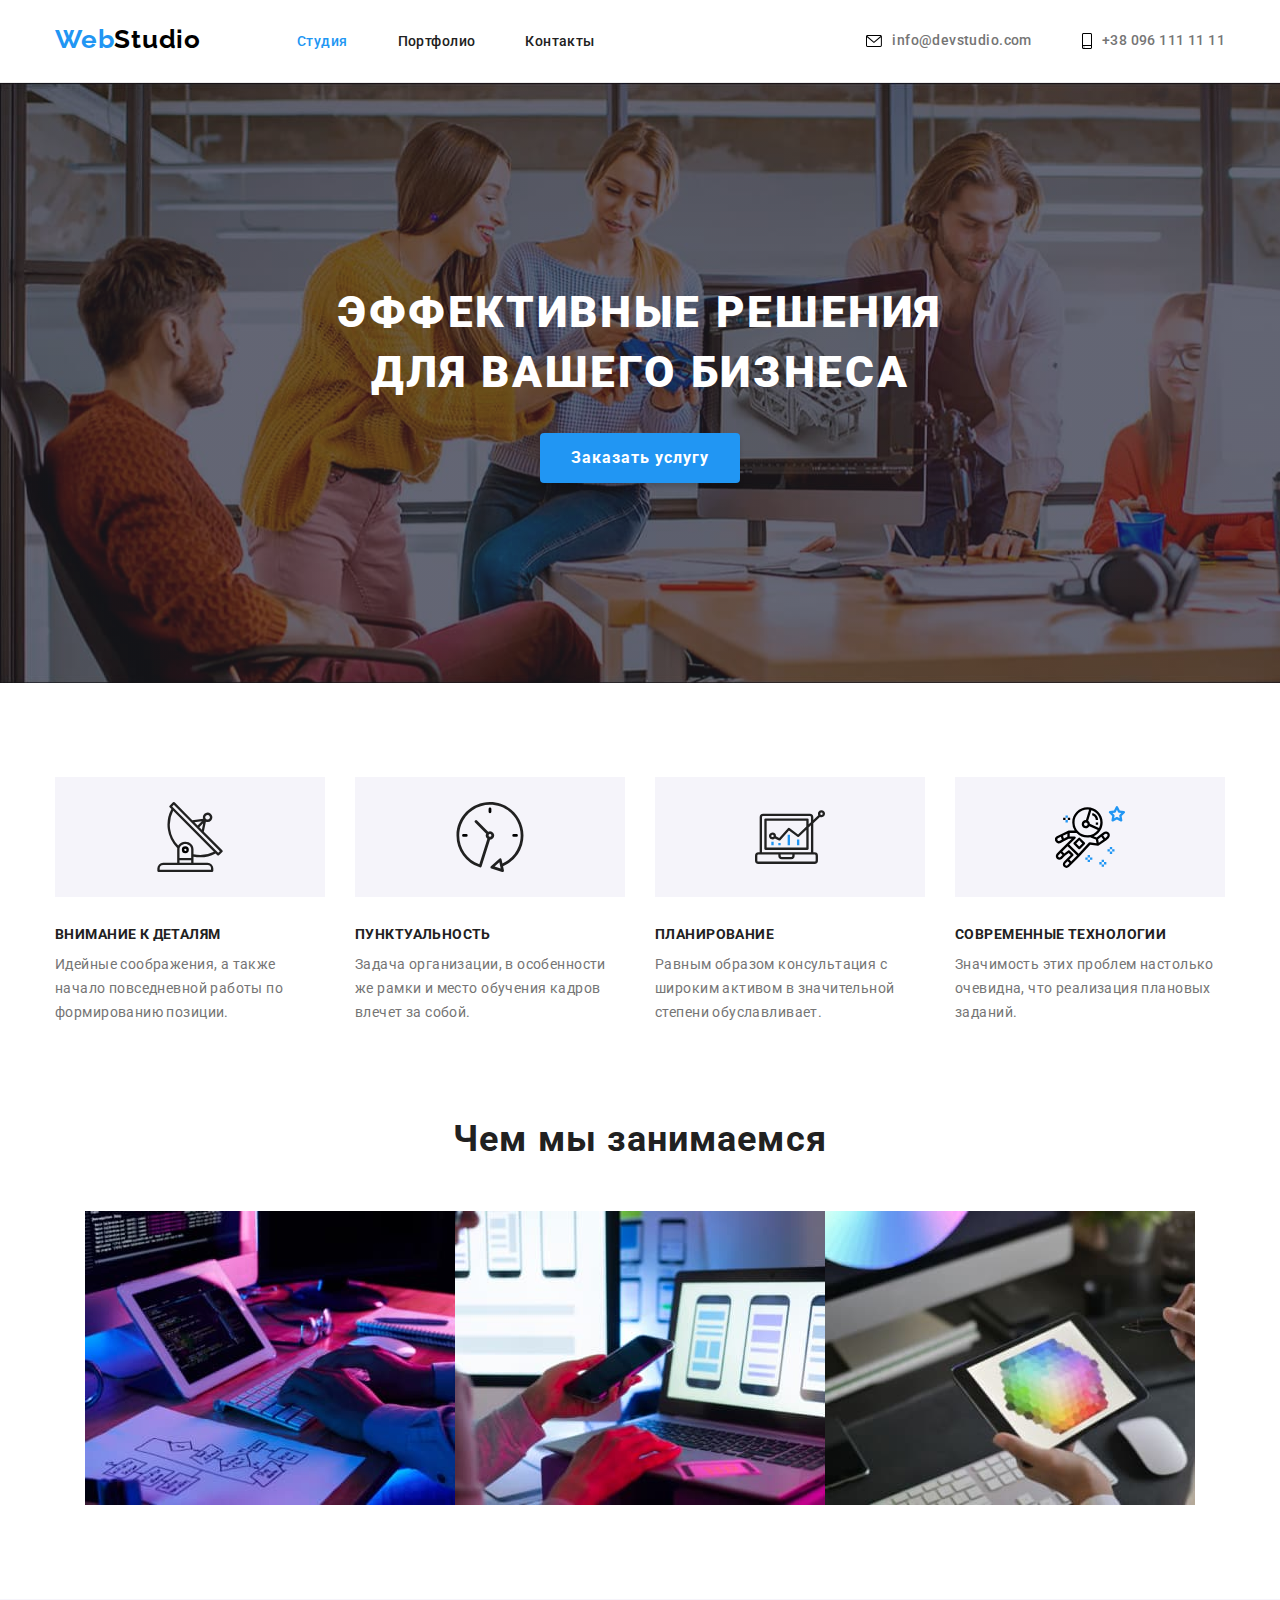
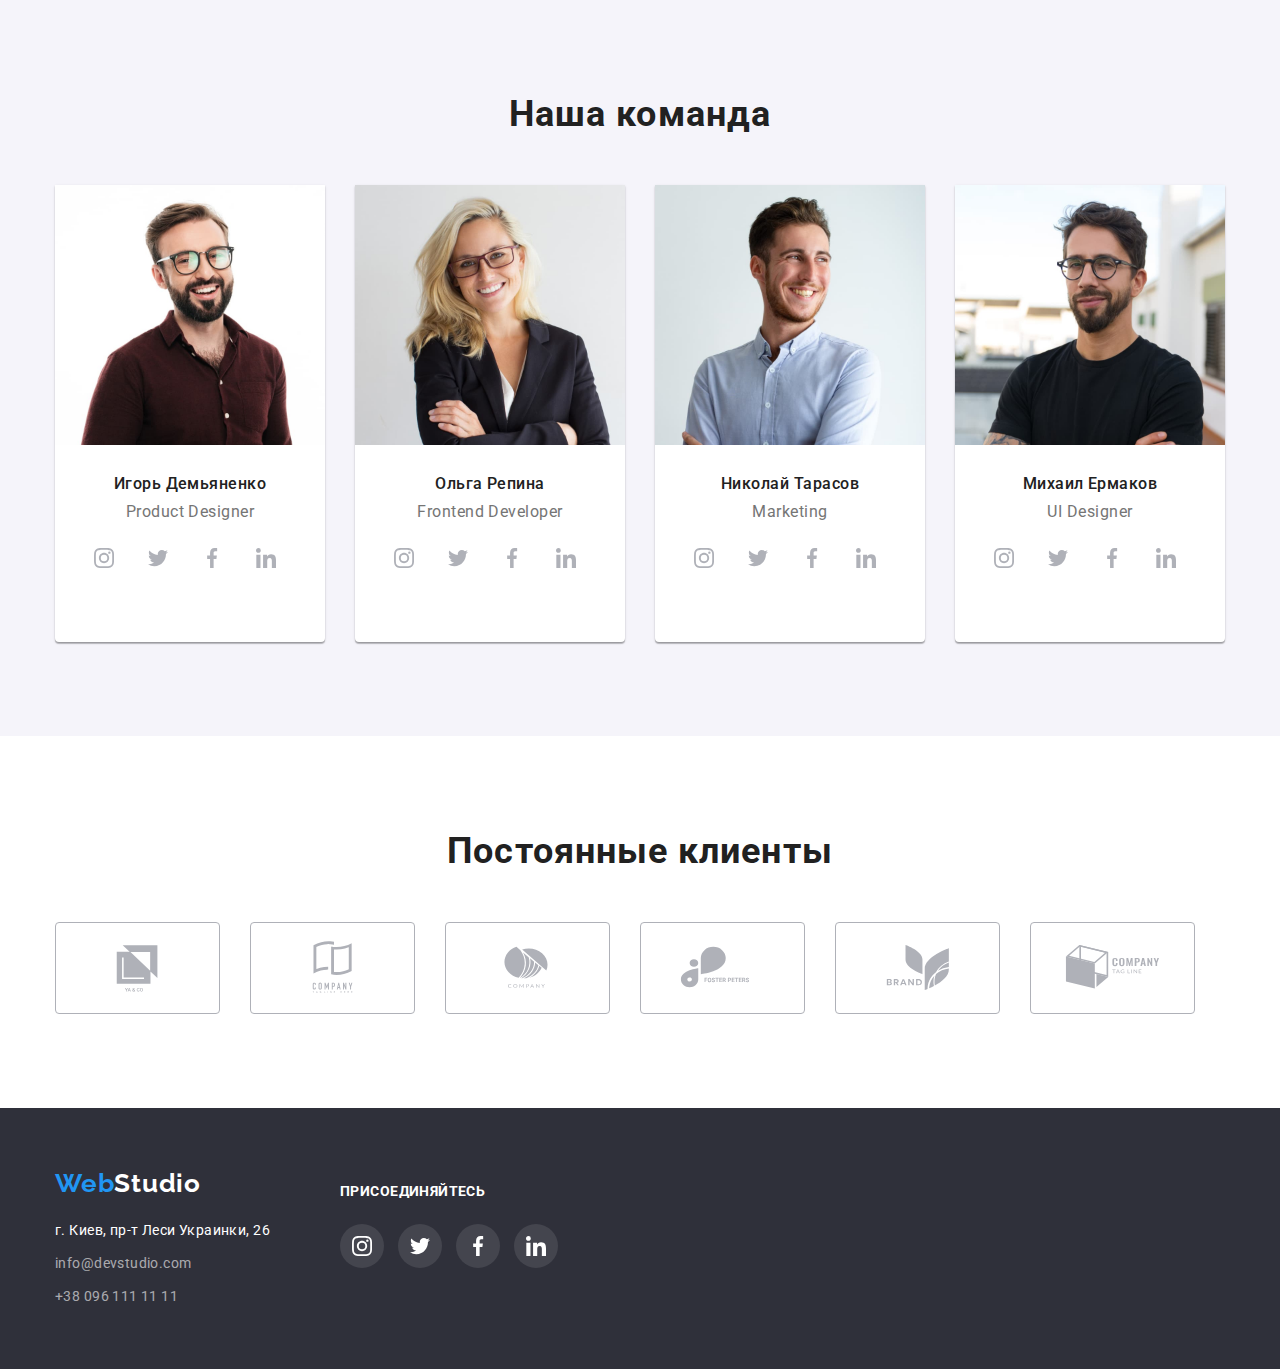
<file: index.html>
<!DOCTYPE html>
<html lang="ru">
<head>
    <meta charset="UTF-8">
    <meta http-equiv="X-UA-Compatible" content="IE=edge">
    <meta name="viewport" content="width=device-width, initial-scale=1.0">
    <link rel="stylesheet" href="https://cdnjs.cloudflare.com/ajax/libs/modern-normalize/1.0.0/modern-normalize.min.css">
    <link rel="preconnect" href="https://fonts.googleapis.com">
    <link rel="preconnect" href="https://fonts.gstatic.com" crossorigin>
    <link href="https://fonts.googleapis.com/css2?family=Raleway:wght@700&family=Roboto:wght@400;500;700;900&display=swap" rel="stylesheet">
    <link rel="stylesheet" href="styles/styles.css">
    <title>WebStudio</title>
</head>

<body >
    <header>
        <div class="container">
            <nav>
                <!--Logo-->
                <a href="WebStudio"><span>Web</span>Studio</a>
                <!--Nav-->
                <ul class="menu">
                    <li class="menu1">
                        <a href="index.html" target="_blank" class="studio current">Студия</a>
                    </li>
                    <li class="menu2">
                        <a href="portfolio.html" target="_blank" class="portfolio">Портфолио</a>
                    </li>
                    <li class="menu3">
                        <a href="/Контакты" target="_blank" class="contacts">Контакты</a>
                    </li>
                </ul> 
                <!--Contacts-->
                <ul class="contact-us">
                    <li>
                        <a href="mailto:info@devstudio.com" class="mail-h envelope"><svg width="16" height="12"><use href="./images/icons.svg#envelope"></use></svg>info@devstudio.com</a>
                    </li>
                    <li>
                        <a href="tel:+380961111111" class="tel-h smartphone"><svg width="10" height="16"><use href="./images/icons.svg#smartphone"></use></svg>+38 096 111 11 11</a>
                    </li>
                </ul>
            </nav>
        </div>
    </header>

    <main>
        <section class="hat">
            <div class="container">
                <!--Head-->
            <h1 class="head">Эффективные решения для вашего бизнеса</h1>
            <!--Button-->
            <button type="button" class="order text-order">Заказать услугу</button>
            </div>  
        </section>

        <section class="softskills">
            <div class="container">
                <!--Features-->
            <h2 class="title-softskills">Softskills</h2>
            <ul class="feature">
                <li class="feature1">
                    <div class="feature-view"><svg width="70" height="70"><use href="./images/icons.svg#antenna"></use></svg></div>
                    <h3 class="skills">Внимание к деталям</h3>
                    <p class="prg">Идейные соображения, а также начало повседневной работы по формированию позиции.</p>
                </li>
                <li class="feature2">
                    <div class="feature-view"><svg width="70" height="70"><use href="./images/icons.svg#clock"></use></svg></div>
                    <h3 class="skills">Пунктуальность</h3>
                    <p class="prg">Задача организации, в особенности же рамки и место обучения кадров влечет за собой.</p>
                </li>
                <li class="feature3">
                    <div class="feature-view"><svg width="70" height="70"><use href="./images/icons.svg#diagram"></use></svg></div>
                    <h3 class="skills">Планирование</h3>
                    <p class="prg">Равным образом консультация с широким активом в значительной степени обуславливает.</p>
                </li>
                <li class="feature4">
                    <div class="feature-view"><svg width="70" height="70"><use href="./images/icons.svg#astronaut"></use></svg></div>
                    <h3 class="skills">Современные технологии</h3>
                    <p class="prg">Значимость этих проблем настолько очевидна, что реализация плановых заданий.</p>
                </li>
            </ul>
            </div>
        </section>
    
        <section class="presentation">
            <div class="container">
                <h2 class="whatdo">Чем мы занимаемся</h2>
            <ul class="box-img">
                <li class="box1"><img src="./images/box1.jpg" alt="box1" width="370" height="294"></li>
                <li class="box2"><img src="./images/box2.jpg" alt="box2" width="370" height="294"></li>
                <li class="box3"><img src="./images/box3.jpg" alt="box3" width="370" height="294"></li>
            </ul>  
            </div>
        </section>
        
        <!--Team-->
        <section class="section-team">
            <div class="container">
            <h2 class="ourteam">Наша команда</h2>
            <ul class="team">
                <li class="people1">
                    <img src="./images/img1.jpg" alt="team1" width="270" height="260">
                    <h3 class="developer">Игорь Демьяненко</h3>
                    <p class="sub-d">Product Designer</p>  
                    <ul class="links">
                        <li class="social-links"><a href="#"><svg width="20" height="20"><use href="./images/icons.svg#instagram"></use></svg></a></li>
                        <li class="social-links"><a href="#"><svg width="20" height="20"><use href="./images/icons.svg#twitter"></use></svg></a></li>
                        <li class="social-links"><a href="#"><svg width="20" height="20"><use href="./images/icons.svg#facebook"></use></svg></a></li>
                        <li class="social-links"><a href="#"><svg width="20" height="20"><use href="./images/icons.svg#linkedin"></use></svg></a></li>
                    </ul> 
                </li>
                <li class="people2">
                    <img src="./images/img2.jpg" alt="team2" width="270" height="260">
                    <h3 class="developer">Ольга Репина</h3>
                    <p class="sub-d">Frontend Developer</p>
                    <ul class="links">
                        <li class="social-links"><a href="#"><svg width="20" height="20"><use href="./images/icons.svg#instagram"></use></svg></a></li>
                        <li class="social-links"><a href="#"><svg width="20" height="20"><use href="./images/icons.svg#twitter"></use></svg></a></li>
                        <li class="social-links"><a href="#"><svg width="20" height="20"><use href="./images/icons.svg#facebook"></use></svg></a></li>
                        <li class="social-links"><a href="#"><svg width="20" height="20"><use href="./images/icons.svg#linkedin"></use></svg></a></li>
                    </ul>
                </li>
                <li class="people3">
                    <img src="./images/img3.jpg" alt="team3" width="270" height="260">
                    <h3 class="developer">Николай Тарасов</h3>
                    <p class="sub-d">Marketing</p>
                    <ul class="links">
                        <li class="social-links"><a href="#"><svg width="20" height="20"><use href="./images/icons.svg#instagram"></use></svg></a></li>
                        <li class="social-links"><a href="#"><svg width="20" height="20"><use href="./images/icons.svg#twitter"></use></svg></a></li>
                        <li class="social-links"><a href="#"><svg width="20" height="20"><use href="./images/icons.svg#facebook"></use></svg></a></li>
                        <li class="social-links"><a href="#"><svg width="20" height="20"><use href="./images/icons.svg#linkedin"></use></svg></a></li>
                    </ul>
                </li>
                <li class="people4">
                    <img src="./images/img4.jpg" alt="team4" width="270" height="260">
                    <h3 class="developer">Михаил Ермаков</h3>
                    <p class="sub-d">UI Designer</p>
                    <ul class="links">
                        <li class="social-links"><a href="#"><svg width="20" height="20"><use href="./images/icons.svg#instagram"></use></svg></a></li>
                        <li class="social-links"><a href="#"><svg width="20" height="20"><use href="./images/icons.svg#twitter"></use></svg></a></li>
                        <li class="social-links"><a href="#"><svg width="20" height="20"><use href="./images/icons.svg#facebook"></use></svg></a></li>
                        <li class="social-links"><a href="#"><svg width="20" height="20"><use href="./images/icons.svg#linkedin"></use></svg></a></li>
                    </ul>
                </li>
            </ul>  
            </div>
        </section>

        <section class="clients">
            <div class="container">
                <h2 class="clients-title">Постоянные клиенты</h2>
                <ul class="brends">
                    <li class="brend"><svg width="106" height="60"><use href="./images/icons.svg#Logo1"></use></svg></li>
                    <li class="brend"><svg width="106" height="60"><use href="./images/icons.svg#Logo2"></use></svg></li>
                    <li class="brend"><svg width="106" height="60"><use href="./images/icons.svg#Logo3"></use></svg></li>
                    <li class="brend"><svg width="106" height="60"><use href="./images/icons.svg#Logo4"></use></svg></li>
                    <li class="brend"><svg width="106" height="60"><use href="./images/icons.svg#Logo5"></use></svg></li>
                    <li class="brend"><svg width="106" height="60"><use href="./images/icons.svg#Logo6"></use></svg></li>
                </ul>
                </div>
        </section>
    </main>

    <footer>
        <div class="container-f">
            <div class="address">
                <a href="WebStudio"><span>Web</span>Studio</a>
                <!--Address-->
                <address>
                    <ul>
                        <li class="location"><a href="#">г. Киев, пр-т Леси Украинки, 26</a></li>
                        <li class="mail-f"><a href="mailto:info@devstudio.com">info@devstudio.com</a></li>
                        <li class="tel-f"><a href="tel:+380961111111">+38 096 111 11 11</a></li>
                    </ul>
                </address>
            </div>
            <div class="join-us">
                <p class="join">Присоединяйтесь</p>
                <ul>
                    <li class="social-links-f"><svg width="20" height="20"><use href="./images/icons.svg#instagram"></use></svg></li>
                    <li class="social-links-f"><svg width="20" height="20"><use href="./images/icons.svg#twitter"></use></svg></li>
                    <li class="social-links-f"><svg width="20" height="20"><use href="./images/icons.svg#facebook"></use></svg></li>
                    <li class="social-links-f"><svg width="20" height="20"><use href="./images/icons.svg#linkedin"></use></svg></li>
                </ul> 
            </div>
        </div>
    </footer>
</body>

</html>
</file>
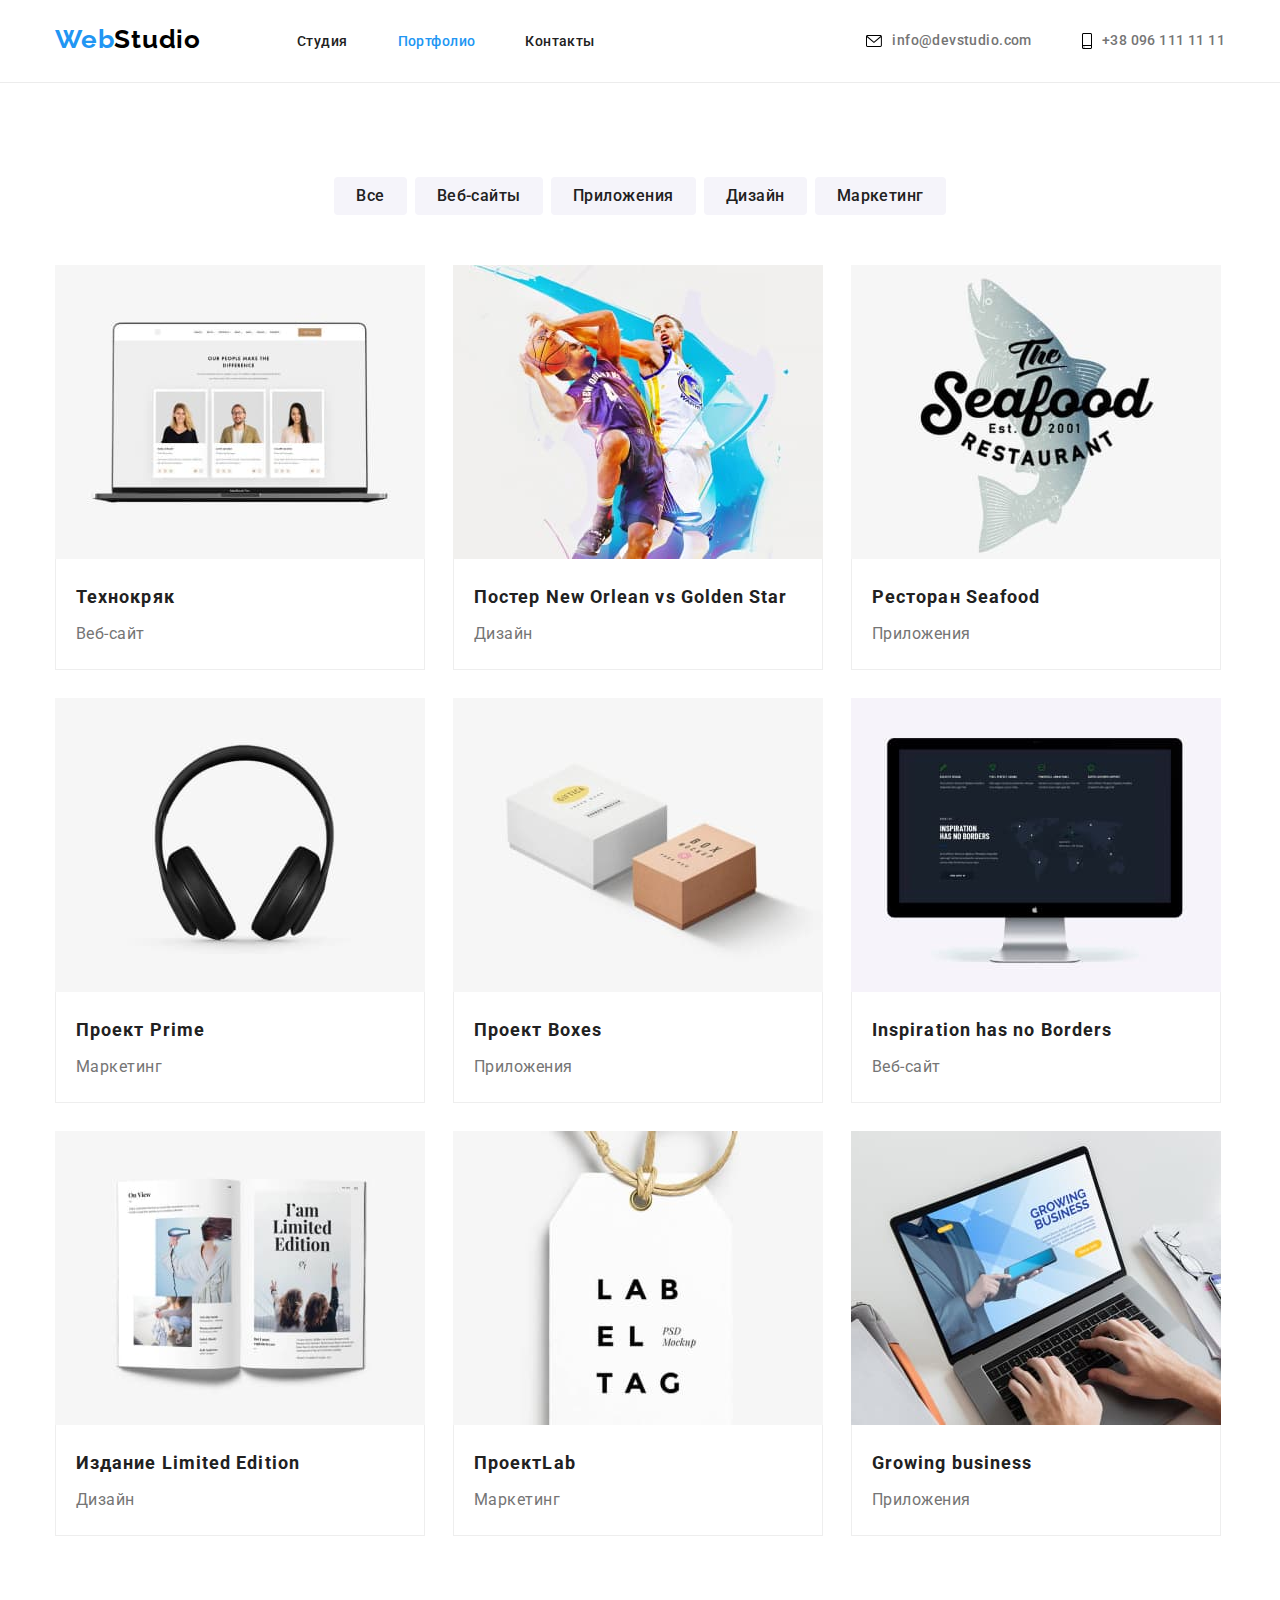
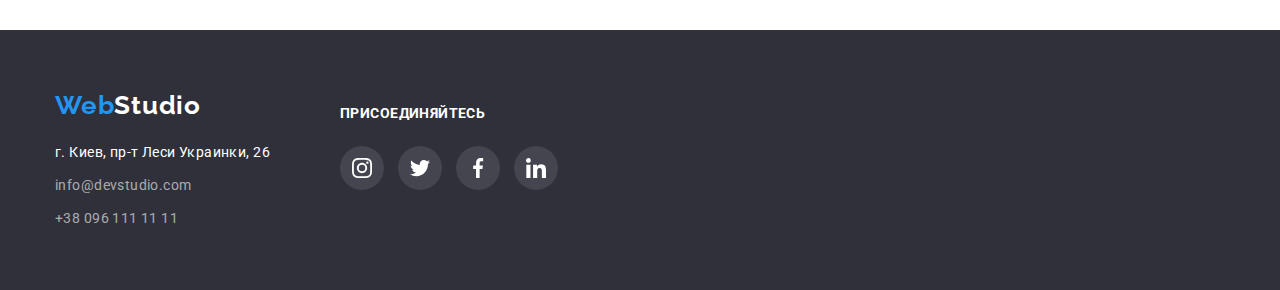
<file: portfolio.html>
<!DOCTYPE html>
<html lang="ru">
<head>
    <meta charset="UTF-8">
    <meta http-equiv="X-UA-Compatible" content="IE=edge">
    <meta name="viewport" content="width=device-width, initial-scale=1.0">
    <link rel="stylesheet" href="https://cdnjs.cloudflare.com/ajax/libs/modern-normalize/1.0.0/modern-normalize.min.css">
    <link rel="preconnect" href="https://fonts.googleapis.com">
    <link rel="preconnect" href="https://fonts.gstatic.com" crossorigin>
    <link href="https://fonts.googleapis.com/css2?family=Raleway:wght@700&family=Roboto:wght@400;500;700;900&display=swap" rel="stylesheet">
    <link rel="stylesheet" href="styles/styles.css">
    <title>Portfolio</title>
</head>

<body>
    <header>
        <div class="container">
            <nav>
                <!--Logo-->
                <a href="WebStudio"><span>Web</span>Studio</a>
                <!--Nav-->
                <ul class="menu">
                    <li class="menu1">
                        <a href="index.html" target="_blank" class="studio">Студия</a>
                    </li>
                    <li class="menu2">
                        <a href="portfolio.html" target="_blank" class="portfolio current">Портфолио</a>
                    </li>
                    <li class="menu3">
                        <a href="/Контакты" target="_blank" class="contacts">Контакты</a>
                    </li>
                </ul> 
                <!--Contacts-->
                <ul class="contact-us">
                    <li>
                        <a href="mailto:info@devstudio.com" class="mail-h envelope"><svg width="16" height="12"><use href="./images/icons.svg#envelope"></use></svg>info@devstudio.com</a>
                    </li>
                    <li>
                        <a href="tel:+380961111111" class="tel-h smartphone"><svg width="10" height="16"><use href="./images/icons.svg#smartphone"></use></svg>+38 096 111 11 11</a>
                    </li>
                </ul>
            </nav>
        </div>
    </header>

    <main>
        <section class="main-portfolio">
            <div class="container">
                <h1 class="projects-title">Projects</h1>
            <ul class="buttons">
                <li class="filter1"><button type="button" class="filter">Все</button></li>
                <li class="filter2"><button type="button" class="filter">Веб-сайты</button></li>
                <li class="filter3"><button type="button" class="filter">Приложения</button></li>
                <li class="filter4"><button type="button" class="filter">Дизайн</button></li>
                <li class="filter5"><button type="button" class="filter">Маркетинг</button></li>
            </ul>

            <ul class="projects">
                <li class="box-prj project1">
                    <img src="./images/technocrack.jpg" alt="technocrack" width="370" height="294">
                    <div class="box-name">
                        <h2 class="name-develop">Технокряк</h2>
                        <p class="sub-name">Веб-сайт</p>
                    </div> 
                </li>
                <li class="box-prj project2">
                    <img src="./images/poster.jpg" alt="poster" width="370" height="294">
                    <div class="box-name">
                        <h2 class="name-develop">Постер New Orlean vs Golden Star</h2>
                        <p class="sub-name">Дизайн</p>
                    </div>
                </li>
                <li class="box-prj project3">
                    <img src="./images/seafood.jpg" alt="seafood" width="370" height="294">
                    <div class="box-name">
                        <h2 class="name-develop">Ресторан Seafood</h2>
                        <p class="sub-name">Приложения</p>
                    </div>
                </li>
                <li class="box-prj project4">
                    <img src="./images/projectprime.jpg" alt="projectprime" width="370" height="294">
                    <div class="box-name">
                        <h2 class="name-develop">Проект Prime</h2>
                        <p class="sub-name">Маркетинг</p>
                    </div>
                </li>
                <li class="box-prj project5">
                    <img src="./images/projectboxes.jpg" alt="projectboxes" width="370" height="294">
                    <div class="box-name">
                        <h2 class="name-develop">Проект Boxes</h2>
                        <p class="sub-name">Приложения</p>
                    </div>
                </li>
                <li class="box-prj project6">
                    <img src="./images/inspirationhasnoborders.jpg" alt="inspirationhasnoborders" width="370" height="294">
                    <div class="box-name">
                        <h2 class="name-develop">Inspiration has no Borders</h2>
                        <p class="sub-name">Веб-сайт</p>
                    </div>
                </li>
                <li class="box-prj project7">
                    <img src="./images/limitededition.jpg" alt="limitededition" width="370" height="294">
                    <div class="box-name">
                        <h2 class="name-develop">Издание Limited Edition</h2>
                        <p class="sub-name">Дизайн</p>
                    </div>
                </li>
                <li class="box-prj project8">
                    <img src="./images/projectlab.jpg" alt="projectlab" width="370" height="294">
                    <div class="box-name">
                        <h2 class="name-develop">ПроектLab</h2>
                        <p class="sub-name">Маркетинг</p>
                    </div>
                </li>
                <li class="box-prj project9">
                    <img src="./images/growingbusiness.jpg" alt="growingbusiness" width="370" height="294">
                    <div class="box-name">
                        <h2 class="name-develop">Growing business</h2>
                        <p class="sub-name">Приложения</p>
                    </div>
                </li>
            </ul>
            </div>
        </section>
        
    </main>

    <footer>
        <div class="container-f">
            <div class="address">
                <a href="WebStudio"><span>Web</span>Studio</a>
                <!--Address-->
                <address>
                    <ul>
                        <li class="location"><a href="#">г. Киев, пр-т Леси Украинки, 26</a></li>
                        <li class="mail-f"><a href="mailto:info@devstudio.com">info@devstudio.com</a></li>
                        <li class="tel-f"><a href="tel:+380961111111">+38 096 111 11 11</a></li>
                    </ul>
                </address>
            </div>
            <div class="join-us">
                <p class="join">Присоединяйтесь</p>
                <ul>
                    <li class="social-links-f"><svg width="20" height="20"><use href="./images/icons.svg#instagram"></use></svg></li>
                    <li class="social-links-f"><svg width="20" height="20"><use href="./images/icons.svg#twitter"></use></svg></li>
                    <li class="social-links-f"><svg width="20" height="20"><use href="./images/icons.svg#facebook"></use></svg></li>
                    <li class="social-links-f"><svg width="20" height="20"><use href="./images/icons.svg#linkedin"></use></svg></li>
                </ul> 
            </div>
        </div>
    </footer>
</body>

</html>
</file>
<file: styles/styles.css>
:root {
  --primary-background: #fff;
  --second-background: #f5f4fa;
  --dark-background: #2f303a;
  --accent-color: #2196f3;
  --contact-color: rgba(255, 255, 255, 0.6);
  --main-color: #757575;
  --title-color: #212121;
  --shadow-color: #eeeeee;
  --order-hover: #188ce8;
  --logo-second-half: #000000;
  --border: #ececec;
  --icons: #afb1b8;
}

body {
  font-family: "Roboto", sans-serif;
  background: var(--primary-background);
}

.container {
  width: 100%;
  width: 1200px;
  margin: 0 auto;
  padding: 0 15px;
}

h1, h2, h3, h4, h5, h6, p {
  margin: 0;
}

ul, li {
  margin: 0;
  padding-left: 0;
  list-style-type: none;
}

a {
  text-decoration: none;
  color: inherit;
}

img {
  display: block;
  max-width: 100%;
  height: auto;
}

header {
  display: flex;
  border-bottom: 1px solid var(--border);
}

/*WebStudio*/
nav > a {
  font-family: "Raleway";
  font-weight: 700;
  font-size: 26px;
  line-height: 1.19;
  letter-spacing: 0.03em;
  color: var(--logo-second-half);
  padding-top: 24px;
  padding-bottom: 24px;
}

nav > a > span {
  letter-spacing: 0.03em;
  color: var(--accent-color);
}

nav {
  display: flex;
  justify-content: flex-start;
}

.menu {
  display: flex;
  margin-left: 96px;
  margin-top: 32px;
  margin-bottom: 32px;
}

.menu1,
.menu2 {
  margin-right: 50px;
}

.studio,
.portfolio,
.contacts {
  padding-top: 32px;
  padding-bottom: 32px;
}

.studio,
.portfolio,
.contacts {
  font-weight: 500;
  font-size: 14px;
  line-height: 1.14;
  letter-spacing: 0.03em;
  color: var(--title-color);
}

.current {
  color: var(--accent-color);
}

.studio:active,
.portfolio:active,
.contacts:active {
  color: var(--accent-color);
}

.contacts:hover,
.studio:hover,
.portfolio:hover {
  color: var(--accent-color);
}

.contacts:current,
.studio:current,
.portfolio:current {
  color: var(--accent-color);
}

.contact-us {
  display: flex;
  align-items: center;
  margin-left: auto;
}

.envelope, .smartphone {
  display: flex;
  align-items: center;
}

nav > ul > li > a > svg {
  margin-right: 10px;
}

.mail-h {
  margin-right: 50px;
}

.mail-h,
.tel-h {
  font-weight: 500;
  font-size: 14px;
  line-height: 1.14;
  letter-spacing: 0.03em;
  color: var(--main-color);
}

.mail-h:hover,
.tel-h:hover,
.mail-h:active,
.tel-h:active,
.envelope:hover,
.smartphone:hover {
  color: var(--accent-color);
  fill: var(--accent-color);
}

/*Main-webstudio*/

.hat {
  background-color: var(--dark-background);
  padding: 200px 0;
  text-align: center;
  background-image: linear-gradient(rgba(47, 48, 58, 0.4), rgba(47, 48, 58, 0.4)), url(../images/backgroundhero.jpg);
  max-width: 1600px;
  margin: 0 auto;
  
}

.head {
  font-weight: 900;
  font-size: 44px;
  line-height: 1.36;
  text-align: center;
  letter-spacing: 0.06em;
  text-transform: uppercase;
  color: var(--primary-background);
  width: 696px;
  margin: auto;
}

.order {
  width: 200px;
  height: 50px;
  cursor: pointer;
  background: var(--accent-color);
  box-shadow: 0px 4px 4px rgba(0, 0, 0, 0.15);
  border-radius: 4px;
  border: none;
  margin-top: 30px;
}

.order:hover {
  background: var(--order-hover);
}

.text-order {
  font-weight: 700;
  font-size: 16px;
  line-height: 1.8;

  letter-spacing: 0.06em;
  color: var(--primary-background);
}

.softskills {
  padding-top: 94px;
  padding-bottom: 94px;
}

.title-softskills {
  display: none;
}

.feature {
  display: flex;
}

.feature-view {
  display: flex;
  align-items: center;
  justify-content: center;
  width: 270px;
  height: 120px;
  background-color: var(--second-background);
  margin-bottom: 30px;
}

.feature1,
.feature2,
.feature3 {
  margin-right: 30px;
}

.feature4 {
  margin-right: 0 auto;
}

.skills {
  font-weight: 700;
  font-size: 14px;
  line-height: 1.14;
  letter-spacing: 0.03em;
  text-transform: uppercase;
  color: var(--title-color);
  margin-bottom: 10px;
}

.prg {
  font-size: 14px;
  line-height: 1.7;
  letter-spacing: 0.03em;
  color: var(--main-color);
}

.presentation {
  padding-bottom: 94px;
}

.whatdo {
  font-weight: 700;
  font-size: 36px;
  line-height: 1.17;
  text-align: center;
  letter-spacing: 0.03em;
  color: var(--title-color);
  margin-bottom: 50px;
}

.box-img {
  display: flex;
  justify-content: center;
}

.box1,
.box2 {
  flex-basis: calc((100%-60px) / 3);
}

.section-team {
  background: var(--second-background);
  padding-top: 94px;
  padding-bottom: 94px;
}

.ourteam {
  font-weight: 700;
  font-size: 36px;
  line-height: 1.17;
  text-align: center;
  letter-spacing: 0.03em;
  color: var(--title-color);
  margin-bottom: 50px;
}

.team {
  display: flex;
  justify-content: space-between;
}

.people1,
.people2,
.people3,
.people4 {
  background: var(--primary-background);
  border-radius: 0px 0px 4px 4px;
  box-shadow: 0px 1px 3px rgba(0, 0, 0, 0.12), 0px 1px 1px rgba(0, 0, 0, 0.14),
    0px 2px 1px rgba(0, 0, 0, 0.2);
}

.developer {
  font-weight: 500;
  font-size: 16px;
  line-height: 1.18;
  text-align: center;
  letter-spacing: 0.03em;
  color: var(--title-color);
  margin-top: 30px;
}

.sub-d {
  font-size: 16px;
  line-height: 1.18;
  text-align: center;
  letter-spacing: 0.03em;
  color: var(--main-color);
  margin-top: 10px;
  margin-bottom: 16px;
}

.links {
  display: flex;
  justify-content: center;
  margin-bottom: 30px;
}

.social-links {
  display: inline-flex;
  justify-content: center;
  align-items: center;
  margin-bottom: 30px;
  width: 44px;
  height: 44px;
  border-radius: 50%;
  fill: var(--icons);
  margin-right: 10px;
}

.social-links:hover,
.social-links:focus,
.social-links:active {
  background-color: var(--accent-color);
  fill: var(--primary-background);
}

.clients {
  padding-top: 94px;
  padding-bottom: 94px;
}

.clients-title {
  font-weight: 700;
  font-size: 36px;
  line-height: 1.17;
  text-align: center;
  letter-spacing: 0.03em;
  color: var(--title-color);
  margin-bottom: 50px;
}

.brends {
  display: flex;
  justify-content: center;
}

.brend {
  display: inline-flex;
  justify-content: center;
  align-items: center;
  width: 170px;
  height: 92px;
  border-radius: 4px;
  border: 1px solid var(--icons);
  fill: var(--icons);
  margin-right: 30px;
}

.brend:hover,
.brend:focus,
.brend:active {
  border: 1px solid var(--accent-color);
  fill: var(--accent-color);
}

/*Main-portfolio*/

.main-portfolio {
  padding-top: 94px;
  padding-bottom: 94px;
}

.projects-title {
  display: none;
}

.buttons {
  display: flex;
  justify-content: center;
  margin-bottom: 50px;
}

.filter1,
.filter2,
.filter3,
.filter4 {
  padding-right: 8px;
}

.filter {
  cursor: pointer;
  font-weight: 500;
  font-size: 16px;
  line-height: 1.6;
  text-align: center;
  letter-spacing: 0.03em;
  color: var(--title-color);
  background: var(--second-background);
  border-radius: 4px;
  border: none;
  padding-top: 6px;
  padding-bottom: 6px;
  padding-left: 22px;
  padding-right: 22px;
}

.filter:active,
.filter:hover,
.filter:focus {
  color: var(--primary-background);
  background: var(--accent-color);
  filter: drop-shadow(0px 4px 4px rgba(0, 0, 0, 0.25));
}

.projects {
  display: flex;
  flex-wrap: wrap;
  gap: 28px;
}

.box-prj {
  background: var(--primary-background);
}

.box-prj:focus,
.box-prj:hover {
  box-shadow: 0px 1px 1px rgba(0, 0, 0, 0.12), 0px 4px 4px rgba(0, 0, 0, 0.06), 1px 4px 6px rgba(0, 0, 0, 0.16);
}

.box-name {
  border-left: 1px solid var(--shadow-color);
  border-right: 1px solid var(--shadow-color);
  border-bottom: 1px solid var(--shadow-color);
  padding-top: 20px;
  padding-right: 24px;
  padding-left: 20px;
  padding-bottom: 20px;
}

.name-develop {
  font-weight: 700;
  font-size: 18px;
  line-height: 2;
  letter-spacing: 0.06em;
  color: var(--title-color);
  margin-bottom: 4px;
}

.sub-name {
  font-size: 16px;
  line-height: 30px;
  letter-spacing: 0.03em;
  color: var(--main-color);
}

footer {
  display:flex;
  background-color: var(--dark-background);
  padding-top: 60px;
  padding-bottom: 60px;
}

footer > div > div > a {
  font-family: "Raleway";
  font-weight: 700;
  font-size: 26px;
  line-height: 1.19;
  letter-spacing: 0.03em;
  color: var(--primary-background);
}

footer > div > div > a > span {
  letter-spacing: 0.03em;
  color: var(--accent-color);
}

address {
  font-style: normal;
  margin-top: 20px;
}

.container-f {
  display: flex;
  width: 1200px;
  margin: 0 auto;
  padding: 0 15px;
}

.location {
  font-size: 14px;
  line-height: 1.7;
  letter-spacing: 0.03em;
  color: var(--primary-background);
  margin-bottom: 9px;
}

.mail-f {
  font-size: 14px;
  line-height: 1.7;
  letter-spacing: 0.03em;
  color: var(--contact-color);
  margin-bottom: 9px;
}

.tel-f {
  font-size: 14px;
  line-height: 1.7;
  letter-spacing: 0.03em;
  color: var(--contact-color);
}

.mail-f:hover,
.tel-f:hover,
.mail-f:active,
.tel-f:active {
  color: var(--accent-color);
}

.join-us {
  margin-top: 12px;
  margin-left: 70px;
}

.join {
  font-weight: 700;
  font-size: 14px;
  line-height: 1.7;
  letter-spacing: 0.03em;
  text-transform: uppercase;
  color: var(--primary-background);
  margin-bottom: 20px;
}

.social-links-f {
  display: inline-flex;
  align-items: center;
  justify-content: center;
  width: 44px;
  height: 44px;
  border-radius: 50%;
  background: rgba(255, 255, 255, 0.1);
  fill: var(--primary-background);
  margin-right: 10px;
}

.social-links-f:hover,
.social-links-f:focus,
.social-links-f:active {
  background-color: var(--accent-color);
}
</file>
